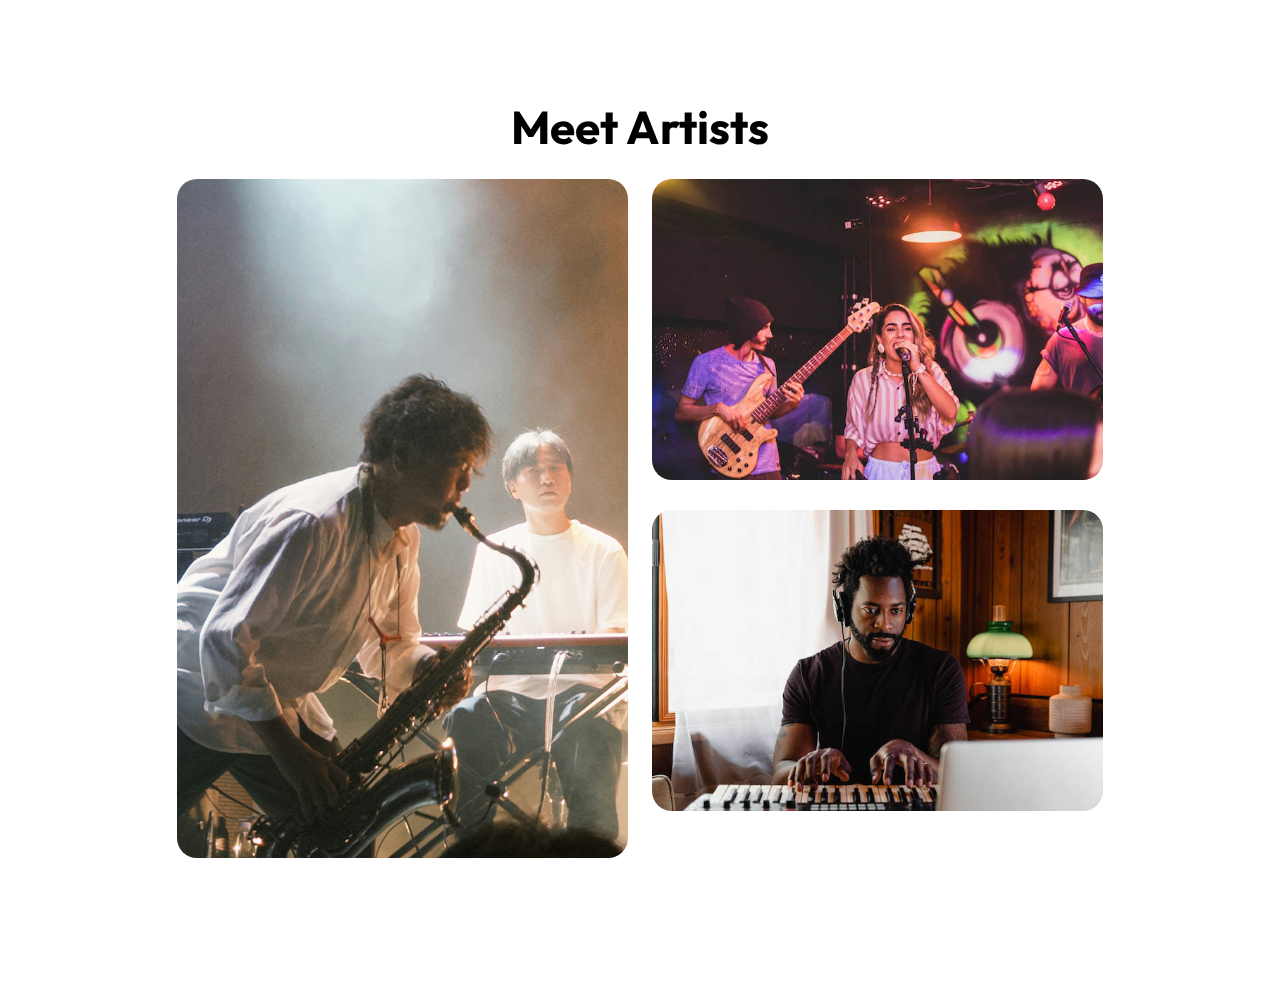
<file: templatemo_583_festava_live/artist.html>
<!DOCTYPE html>
<html lang="en">
<head>
    <meta charset="UTF-8">
    <meta name="viewport" content="width=device-width, initial-scale=1.0">
    
        <!-- CSS FILES -->        
        <link rel="preconnect" href="https://fonts.googleapis.com">
        
        <link rel="preconnect" href="https://fonts.gstatic.com" crossorigin>
        
        <link href="https://fonts.googleapis.com/css2?family=Outfit:wght@100;200;400;700&display=swap" rel="stylesheet">
                
        <link href="css/bootstrap.min.css" rel="stylesheet">

        <link href="css/bootstrap-icons.css" rel="stylesheet">

        <link href="css/templatemo-festava-live.css" rel="stylesheet">
    <title>Artists</title>
</head>
<body>
       <section class="artists-section section-padding" id="section_3">
                <div class="container">
                    <div class="row justify-content-center">

                        <div class="col-12 text-center">
                            <h2 class="mb-4">Meet Artists</h1>
                        </div>

                        <div class="col-lg-5 col-12">
                            <div class="artists-thumb">
                                <div class="artists-image-wrap">
                                    <img src="images/artists/joecalih-UmTZqmMvQcw-unsplash.jpg" class="artists-image img-fluid">
                                </div>

                                <div class="artists-hover">
                                    <p>
                                        <strong>Name:</strong>
                                        Madona
                                    </p>

                                    <p>
                                        <strong>Birthdate:</strong>
                                        August 16, 1958
                                    </p>

                                    <p>
                                        <strong>Music:</strong>
                                        Pop, R&amp;B
                                    </p>

                                    <hr>

                                    <p class="mb-0">
                                        <strong>Youtube Channel:</strong>
                                        <a href="#">Madona Official</a>
                                    </p>
                                </div>
                            </div>
                        </div>

                        <div class="col-lg-5 col-12">
                            <div class="artists-thumb">
                                <div class="artists-image-wrap">
                                    <img src="images/artists/abstral-official-bdlMO9z5yco-unsplash.jpg" class="artists-image img-fluid">
                                </div>

                                <div class="artists-hover">
                                    <p>
                                        <strong>Name:</strong>
                                        Rihana
                                    </p>

                                    <p>
                                        <strong>Birthdate:</strong>
                                        Feb 20, 1988
                                    </p>

                                    <p>
                                        <strong>Music:</strong>
                                        Country
                                    </p>

                                    <hr>

                                    <p class="mb-0">
                                        <strong>Youtube Channel:</strong>
                                        <a href="#">Rihana Official</a>
                                    </p>
                                </div>
                            </div>

                            <div class="artists-thumb">
                                <img src="images/artists/soundtrap-rAT6FJ6wltE-unsplash.jpg" class="artists-image img-fluid">

                                <div class="artists-hover">
                                    <p>
                                        <strong>Name:</strong>
                                        Bruno Bros
                                    </p>

                                    <p>
                                        <strong>Birthdate:</strong>
                                        October 8, 1985
                                    </p>

                                    <p>
                                        <strong>Music:</strong>
                                        Pop
                                    </p>

                                    <hr>

                                    <p class="mb-0">
                                        <strong>Youtube Channel:</strong>
                                        <a href="#">Bruno Official</a>
                                    </p>
                                </div>
                            </div>
                        </div>

                    </div>
                </div>
            </section>
</body>
</file>
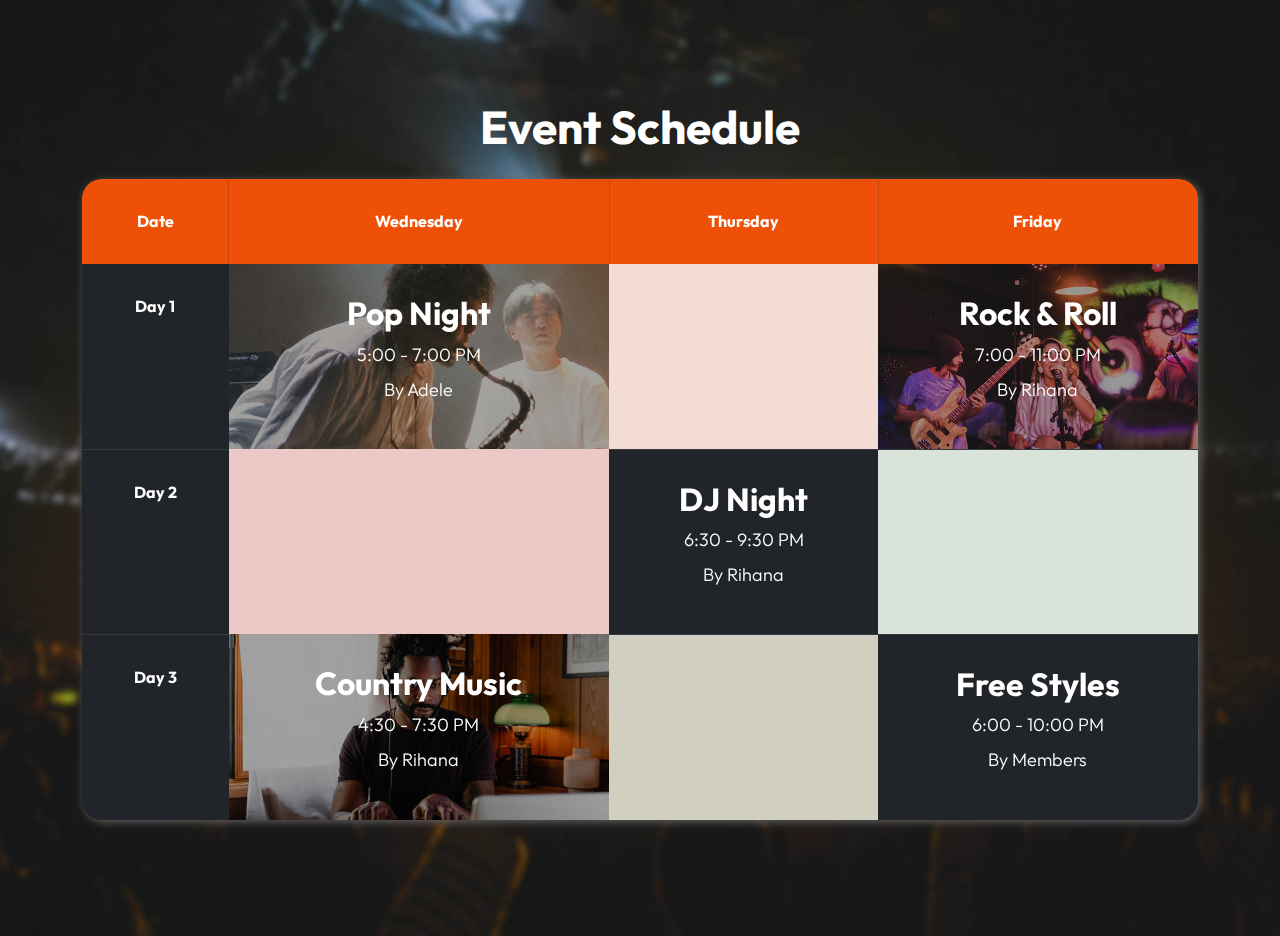
<file: templatemo_583_festava_live/schedule.html>
<!DOCTYPE html>
<html lang="en">
<head>
    <meta charset="UTF-8">
    <meta name="viewport" content="width=device-width, initial-scale=1.0">
    
        <!-- CSS FILES -->        
        <link rel="preconnect" href="https://fonts.googleapis.com">
        
        <link rel="preconnect" href="https://fonts.gstatic.com" crossorigin>
        
        <link href="https://fonts.googleapis.com/css2?family=Outfit:wght@100;200;400;700&display=swap" rel="stylesheet">
                
        <link href="css/bootstrap.min.css" rel="stylesheet">

        <link href="css/bootstrap-icons.css" rel="stylesheet">

        <link href="css/templatemo-festava-live.css" rel="stylesheet">
    <title>Schedule</title>
</head>
<body>
    
            <section class="schedule-section section-padding" id="section_4">
                <div class="container">
                    <div class="row">

                        <div class="col-12 text-center">
                            <h2 class="text-white mb-4">Event Schedule</h1>

                            <div class="table-responsive">
                                <table class="schedule-table table table-dark">
                                    <thead>
                                        <tr>
                                            <th scope="col">Date</th>

                                            <th scope="col">Wednesday</th>

                                            <th scope="col">Thursday</th>

                                            <th scope="col">Friday</th>

                                        </tr>
                                    </thead>

                                    <tbody>
                                        <tr>
                                            <th scope="row">Day 1</th>

                                            <td class="table-background-image-wrap pop-background-image">
                                                <h3>Pop Night</h3>

                                                <p class="mb-2">5:00 - 7:00 PM</p>

                                                <p>By Adele</p>

                                                <div class="section-overlay"></div>
                                            </td>

                                            <td style="background-color: #F3DCD4"></td>

                                            <td class="table-background-image-wrap rock-background-image">
                                                <h3>Rock & Roll</h3>

                                                <p class="mb-2">7:00 - 11:00 PM</p>

                                                <p>By Rihana</p>

                                                <div class="section-overlay"></div>
                                            </td>
                                        </tr>

                                        <tr>
                                            <th scope="row">Day 2</th>
                
                                            <td style="background-color: #ECC9C7"></td>

                                            <td>
                                                <h3>DJ Night</h3>

                                                <p class="mb-2">6:30 - 9:30 PM</p>

                                                <p>By Rihana</p>
                                            </td>

                                            <td style="background-color: #D9E3DA"></td>
                                        </tr>

                                        <tr>
                                            <th scope="row">Day 3</th>
                
                                            <td class="table-background-image-wrap country-background-image">
                                                <h3>Country Music</h3>

                                                <p class="mb-2">4:30 - 7:30 PM</p>

                                                <p>By Rihana</p>

                                                <div class="section-overlay"></div>
                                            </td>

                                            <td style="background-color: #D1CFC0"></td>

                                            <td>
                                                <h3>Free Styles</h3>

                                                <p class="mb-2">6:00 - 10:00 PM</p>

                                                <p>By Members</p>
                                            </td>
                                        </tr>
                                    </tbody>
                                </table>
                            </div>
                        </div>
                    </div>
                </div>
            </section>
</body>
</file>
<file: templatemo_583_festava_live/css/templatemo-festava-live.css>
/*

TemplateMo 583 Festava Live

https://templatemo.com/tm-583-festava-live

*/


/*---------------------------------------
  CUSTOM PROPERTIES ( VARIABLES )             
-----------------------------------------*/
:root {
  --white-color:                  #ffffff;
  --primary-color:                #F8CB2E;
  --secondary-color:              #EE5007;
  --section-bg-color:             #f0f8ff;
  --custom-btn-bg-color:          #EE5007;
  --custom-btn-bg-hover-color:    #c01f27;
  --dark-color:                   #000000;
  --p-color:                      #717275;
  --border-color:                 #7fffd4;
  --link-hover-color:             #B22727;

  --body-font-family:             'Outfit', sans-serif;

  --h1-font-size:                 74px;
  --h2-font-size:                 46px;
  --h3-font-size:                 32px;
  --h4-font-size:                 28px;
  --h5-font-size:                 24px;
  --h6-font-size:                 22px;
  --p-font-size:                  18px;
  --btn-font-size:                14px;
  --copyright-font-size:          16px;

  --border-radius-large:          100px;
  --border-radius-medium:         20px;
  --border-radius-small:          10px;

  --font-weight-light:            300;
  --font-weight-normal:           400;
  --font-weight-bold:             700;
}

body {
  background-color: var(--white-color);
  font-family: var(--body-font-family); 
}


/*---------------------------------------
  TYPOGRAPHY               
-----------------------------------------*/

h2,
h3,
h4,
h5,
h6 {
  color: var(--dark-color);
}

h1,
h2,
h3,
h4,
h5,
h6 {
  font-weight: var(--font-weight-bold);
}

h1 {
  font-size: var(--h1-font-size);
}

h2 {
  font-size: var(--h2-font-size);
}

h3 {
  font-size: var(--h3-font-size);
}

h4 {
  font-size: var(--h4-font-size);
}

h5 {
  font-size: var(--h5-font-size);
}

h6 {
  font-size: var(--h6-font-size);
}

p {
  color: var(--p-color);
  font-size: var(--p-font-size);
  font-weight: var(--font-weight-light);
}

ul li {
  color: var(--p-color);
  font-size: var(--p-font-size);
  font-weight: var(--font-weight-light);
}

a, 
button {
  touch-action: manipulation;
  transition: all 0.3s;
}

a {
  display: inline-block;
  color: var(--primary-color);
  text-decoration: none;
}

a:hover {
  color: var(--link-hover-color);
}

b,
strong {
  font-weight: var(--font-weight-bold);
}

.link-fx-1 {
  color: var(--white-color);
  position: relative;
  display: inline-flex;
  align-items: center;
  height: 32px;
  padding: 0 6px;
  text-decoration: none;
  -webkit-font-smoothing: antialiased;
  -moz-osx-font-smoothing: grayscale;
}

.link-fx-1:hover {
  color: var(--link-hover-color);
}

.link-fx-1:hover::before {
  transform: translateX(17px) scaleX(0);
  transition: transform .2s;
}

.link-fx-1:hover .icon circle {
  stroke-dashoffset: 200;
  transition: stroke-dashoffset .2s .1s;
}

.link-fx-1:hover .icon line {
  transform: rotate(-180deg);
}

.link-fx-1:hover .icon line:last-child {
  transform: rotate(180deg);
}

.link-fx-1::before {
  content: "";
  position: absolute;
  bottom: 0;
  left: 0;
  width: 100%;
  height: 1px;
  background-color: currentColor;
  transform-origin: right center;
  transition: transform .2s .1s;
}

.link-fx-1 .icon {
  position: absolute;
  right: 0;
  bottom: 0;
  transform: translateX(100%) rotate(90deg);
  font-size: 32px;
}

.icon {
  --size: 1em;
  height: var(--size);
  width: var(--size);
  display: inline-block;
  color: inherit;
  fill: currentColor;
  line-height: 1;
  flex-shrink: 0;
  max-width: initial;
}

.link-fx-1 .icon circle {
  stroke-dasharray: 100;
  stroke-dashoffset: 100;
  transition: stroke-dashoffset .2s;
}

.link-fx-1 .icon line {
  transition: transform .4s;
  transform-origin: 13px 15px;
}

.link-fx-1 .icon line:last-child {
  transform-origin: 19px 15px;
}


/*---------------------------------------
  SECTION               
-----------------------------------------*/
.section-padding {
  padding-top: 100px;
  padding-bottom: 100px;
}

.section-bg {
  background-color: var(--section-bg-color);
}

.section-overlay {
  background-color: var(--dark-color);
  position: absolute;
  top: 0;
  left: 0;
  pointer-events: none;
  width: 100%;
  height: 100%;
  opacity: 0.35;
}

.section-overlay + .container {
  position: relative;
}

.tab-content {
  background-color: var(--white-color);
  border-radius: var(--border-radius-medium);
  padding: 45px;
}

.nav-tabs {
  background-color: var(--section-bg-color);
  border-radius: var(--border-radius-large);
  border-bottom: 0;
  padding: 15px;
}

.nav-tabs .nav-link {
  border-radius: var(--border-radius-large);
  border: 0;
  padding: 15px 25px;
  transition: all 0.3s;
}

.nav-tabs .nav-link:first-child {
  margin-right: 15px;
}

.nav-tabs .nav-item.show .nav-link, 
.nav-tabs .nav-link.active,
.nav-tabs .nav-link:focus, 
.nav-tabs .nav-link:hover {
  background: var(--white-color);
  box-shadow: 0 1rem 3rem rgba(0,0,0,.175);
  color: var(--primary-color);
}

.nav-tabs h5 {
  color: var(--p-color); 
  margin-bottom: 0;
}

.nav-tabs .nav-link.active h5,
.nav-tabs .nav-link:focus h5, 
.nav-tabs .nav-link:hover h5 {
  color: var(--primary-color);
}


/*---------------------------------------
  CUSTOM ICON COLOR               
-----------------------------------------*/
.custom-icon {
  color: var(--secondary-color);
}


/*---------------------------------------
  CUSTOM BUTTON               
-----------------------------------------*/
.custom-btn {
  background: var(--custom-btn-bg-color);
  border: 2px solid transparent;
  border-radius: var(--border-radius-large);
  color: var(--white-color);
  font-size: var(--btn-font-size);
  font-weight: var(--font-weight-bold);
  line-height: normal;
  transition: all 0.3s;
  padding: 10px 20px;
}

.custom-btn:hover {
  background: var(--custom-btn-bg-hover-color);
  color: var(--white-color);
}

.custom-border-btn {
  background: transparent;
  border: 2px solid var(--custom-btn-bg-color);
  color: var(--custom-btn-bg-color);
}

.navbar-expand-lg .navbar-nav .nav-link.custom-btn:hover,
.custom-border-btn:hover {
  background: var(--custom-btn-bg-hover-color);
  border-color: transparent;
  color: var(--white-color);
}

.custom-btn-bg-white {
  border-color: var(--white-color);
  color: var(--white-color);
}


/*---------------------------------------
  VIDEO              
-----------------------------------------*/
.video-wrap {
  z-index: -100;
}

.custom-video {
  position: absolute;
  top: 0;
  left: 0;
  object-fit: cover;
  width: 100%;
  height: 100%;
}


/*---------------------------------------
  SITE HEADER              
-----------------------------------------*/
.site-header {
  background-color: var(--primary-color);
  padding-top: 12px;
  padding-bottom: 12px;
}


/*---------------------------------------
  NAVIGATION              
-----------------------------------------*/
.sticky-wrapper {
  position: absolute;
  top: 0;
  right: 0;
  left: 0;
  margin-top: 51px;
}

.sticky-wrapper.is-sticky .navbar {
  background-color: var(--dark-color);
}

.navbar {
  background: transparent;
  z-index: 9;
}

.navbar-brand,
.navbar-brand:hover {
  color: var(--white-color);
  font-size: var(--h5-font-size);
  font-weight: var(--font-weight-bold);
}

.navbar-expand-lg .navbar-nav .nav-link {
  border-radius: var(--border-radius-large);
  margin: 10px;
  padding: 10px 20px;
}

.navbar-nav .nav-link {
  display: inline-block;
  color: var(--white-color);
  font-size: var(--p-font-size);
  font-weight: var(--font-weight-normal);
  position: relative;
  padding-top: 15px;
  padding-bottom: 15px;
}

.navbar-nav .nav-link.active, 
.navbar-nav .nav-link:hover {
  color: var(--secondary-color);
}

.navbar-toggler {
  border: 0;
  padding: 0;
  cursor: pointer;
  margin: 0;
  width: 30px;
  height: 35px;
  outline: none;
}

.navbar-toggler:focus {
  outline: none;
  box-shadow: none;
}

.navbar-toggler[aria-expanded="true"] .navbar-toggler-icon {
  background: transparent;
}

.navbar-toggler[aria-expanded="true"] .navbar-toggler-icon:before,
.navbar-toggler[aria-expanded="true"] .navbar-toggler-icon:after {
  transition: top 300ms 50ms ease, -webkit-transform 300ms 350ms ease;
  transition: top 300ms 50ms ease, transform 300ms 350ms ease;
  transition: top 300ms 50ms ease, transform 300ms 350ms ease, -webkit-transform 300ms 350ms ease;
  top: 0;
}

.navbar-toggler[aria-expanded="true"] .navbar-toggler-icon:before {
  transform: rotate(45deg);
}

.navbar-toggler[aria-expanded="true"] .navbar-toggler-icon:after {
  transform: rotate(-45deg);
}

.navbar-toggler .navbar-toggler-icon {
  background: var(--white-color);
  transition: background 10ms 300ms ease;
  display: block;
  width: 30px;
  height: 2px;
  position: relative;
}

.navbar-toggler .navbar-toggler-icon:before,
.navbar-toggler .navbar-toggler-icon:after {
  transition: top 300ms 350ms ease, -webkit-transform 300ms 50ms ease;
  transition: top 300ms 350ms ease, transform 300ms 50ms ease;
  transition: top 300ms 350ms ease, transform 300ms 50ms ease, -webkit-transform 300ms 50ms ease;
  position: absolute;
  right: 0;
  left: 0;
  background: var(--white-color);
  width: 30px;
  height: 2px;
  content: '';
}

.navbar-toggler .navbar-toggler-icon::before {
  top: -8px;
}

.navbar-toggler .navbar-toggler-icon::after {
  top: 8px;
}


/*---------------------------------------
  HERO        
-----------------------------------------*/
.hero-section {
  position: relative;
  overflow: hidden;
  padding-top: 100px;
  height: calc(100vh - 51px);
}

.hero-section small {
  color: var(--white-color);
  text-transform: uppercase;
}

.hero-section .section-overlay {
  z-index: 2;
  opacity: 0.45;
}

.hero-section .container {
  position: relative;
  z-index: 2;
  height: 100%;
  padding-bottom: 50px;
}

.hero-section .container .row {
  height: 100%;
}


/*---------------------------------------
  ABOUT              
-----------------------------------------*/
.about-section {
  background-image: url('../images/edward-unsplash-blur.jpg');
  background-color: #704010;
  background-repeat: no-repeat;
  background-size: cover;
  position: relative;
}

.about-image {
  border-radius: var(--border-radius-medium);
  display: block;
}

.about-text-wrap {
  position: relative;
}

.about-text-icon {
  background: var(--primary-color);
  border-radius: 100%;
  font-size: var(--h3-font-size);
  width: 70px;
  height: 70px;
  line-height: 70px;
  text-align: center;
}

.about-text-info {
  backdrop-filter: blur(5px) saturate(180%);
  -webkit-backdrop-filter: blur(5px) saturate(180%);
  background-color: rgba(255, 255, 255, 0.75);
  border-radius: var(--border-radius-medium);
  border: 1px solid rgba(209, 213, 219, 0.3);
  position: absolute;
  bottom: 0;
  right: 0;
  left: 0;
  margin: 20px;
  padding: 35px;
}


/*---------------------------------------
  TICKET               
-----------------------------------------*/
.ticket-section {
  background-image: url('../images/nicholas-green-unsplash-blur.jpg');
  background-repeat: no-repeat;
  background-size: cover;
  position: relative;
  padding-top: 130px;
}

.ticket-form {
  background: var(--white-color);
  border-radius: var(--border-radius-medium);
  padding: 50px;
}

.ticket-form .form-check {
  position: relative;
  min-height: 52px;
  padding-left: 35px;
}

.ticket-form .form-check .form-check-label {
  display: block;
  position: absolute;
  top: 50%;
  left: 50%;
  transform: translate(-50%, -50%);
  margin-top: 12px;
  margin-left: 35px;
  width: 100%;
  height: 100%;
}


/*---------------------------------------
  ARTISTS              
-----------------------------------------*/
.artists-thumb {
  position: relative;
  overflow: hidden;
  margin-bottom: 30px;
}

.artists-image {
  border-radius: var(--border-radius-medium);
  display: block;
  width: 100%;
}

.artists-thumb:hover .artists-hover {
  transform: translateY(0);
  opacity: 1;
}

.artists-hover {
  background-color: var(--primary-color);
  background-color: rgba(248, 203, 46, 0.75);
  border-radius: var(--border-radius-medium);
  backdrop-filter: blur(5px) saturate(180%);
  -webkit-backdrop-filter: blur(5px) saturate(180%);
  margin: 20px;
  padding: 35px;
  transition: all 0.5s ease;
  transform: translateY(100%);
  position: absolute;
  bottom: 0;
  right: 0;
  left: 0;
  opacity: 0;
}

.artists-hover p strong {
  color: var(--white-color);
  display: inline-block;
  min-width: 180px;
  margin-right: 20px;
}

.artists-hover p a {
  color: var(--secondary-color);
}

.artists-hover p a:hover {
  color: var(--white-color);
}

.artists-hover hr {
  margin: 1.5rem 0;
}


/*---------------------------------------
  SCHEDULE              
-----------------------------------------*/
.schedule-section {
  background-image: url('../images/nainoa-shizuru-unsplash-blur.jpg');
  background-color: #242424;
  background-repeat: no-repeat;
  background-position: center;
  background-size: cover;
}
.table-responsive {
	filter: drop-shadow(2px 2px 4px #606060);
}

.schedule-table {
  border-radius: var(--border-radius-medium);
  position: relative;
  overflow: hidden;
}

.schedule-table .bg-warning {
  background: #f0a5a5 !important;
}

.schedule-table thead th {
  background-color: var(--secondary-color);
}

.schedule-table th,
.schedule-table tr,
.schedule-table td {
  border-bottom-color: #363a3e;
  padding: 30px;
}

.schedule-table tr:last-child th,
.schedule-table tr:last-child td {
  border-bottom-color: transparent;
}

.schedule-table thead th {
  border-right: 1px solid #c7460a;
  border-bottom-color: transparent;
}

.schedule-table th + td {
  border-bottom: 0;
}

.schedule-table thead th:last-child {
  border-right-color: transparent;
}

.schedule-table .pop-background-image {
  background-image: url('../images/artists/joecalih-UmTZqmMvQcw-unsplash.jpg');
}

.schedule-table .rock-background-image {
  background-image: url('../images/artists/abstral-official-bdlMO9z5yco-unsplash.jpg');
}

.schedule-table .country-background-image {
  background-image: url('../images/artists/soundtrap-rAT6FJ6wltE-unsplash.jpg');
}

.table-background-image-wrap {
  background-repeat: no-repeat;
  background-position: center;
  background-size: cover;
  box-shadow: none;
  position: relative;
}

.schedule-table h3,
.schedule-table p {
  color: var(--white-color);
  position: relative;
  z-index: 2;
}


/*---------------------------------------
  PRICING              
-----------------------------------------*/
.pricing-thumb {
  border: 5px dotted var(--dark-color);
  border-radius: var(--border-radius-medium);
  position: relative;
  padding: 50px;
}

.pricing-thumb h3 small {
  display: inline-block;
  font-size: var(--p-font-size);
  margin-right: 15px;
}

.pricing-list {
  column-count: 2;
  padding-left: 20px;
}

.pricing-list-item {
  line-height: normal;
  margin-right: 10px;
  margin-bottom: 10px;
}

.pricing-tag {
  background-color: var(--secondary-color);
  border-radius: var(--border-radius-large);
  color: var(--white-color);
  font-weight: var(--font-weight-bold);
  text-align: center;
  display: flex;
  flex-direction: column;
  justify-content: center;
  align-items: center;
  width: 120px;
  height: 120px;
  position: absolute;
  top: 0;
  right: 0;
  margin: 20px;
}

.pricing-tag span {
  font-size: 180%;
  line-height: normal;
}

.pricing-thumb .link-fx-1 {
  color: var(--primary-color);
}

.pricing-thumb .link-fx-1:hover {
  color: var(--link-hover-color);
}


 


/*---------------------------------------
  CUSTOM FORM               
-----------------------------------------*/
.custom-form .form-control {
  color: var(--p-color);
  margin-bottom: 24px;
  padding-top: 13px;
  padding-bottom: 13px;
  outline: none;
}

.custom-form button[type="submit"] {
  background: var(--custom-btn-bg-color);
  border: none;
  border-radius: var(--border-radius-large);
  color: var(--white-color);
  font-size: var(--p-font-size);
  font-weight: var(--font-weight-medium);
  transition: all 0.3s;
  margin-bottom: 0;
}

.custom-form button[type="submit"]:hover,
.custom-form button[type="submit"]:focus {
  background: var(--custom-btn-bg-hover-color);
  border-color: transparent;
}


/*---------------------------------------
  SITE FOOTER              
-----------------------------------------*/
.site-footer {
  background-color: var(--dark-color);
  position: relative;
  overflow: hidden;
  padding-bottom: 30px;
}

.site-footer-top {
  background-color: var(--secondary-color);
  background-image: url('../images/nainoa-shizuru-NcdG9mK3PBY-unsplash.jpg');
  background-repeat: no-repeat;
  margin-bottom: 70px;
  padding-top: 30px;
  padding-bottom: 30px;
}

.site-footer-bottom {
  border-top: 1px solid #1f1c1c;
  margin-top: 60px;
}

.site-footer-title {
  color: var(--primary-color); 
}

.site-footer-link,
.copyright-text {
  color: var(--white-color);
}

.site-footer-links {
  padding-left: 0;
}

.site-footer-link-item {
  list-style: none;
  display: inline-block;
  margin-right: 15px;
}

.copyright-text {
  font-size: var(--copyright-font-size);
}


/*---------------------------------------
  SOCIAL ICON               
-----------------------------------------*/
.social-icon {
  margin: 0;
  padding: 0;
}

.social-icon-item {
  list-style: none;
  display: inline-block;
  vertical-align: top;
}

.social-icon-link {
  background: var(--secondary-color);
  border-radius: var(--border-radius-large);
  color: var(--white-color);
  font-size: var(--copyright-font-size);
  display: block;
  margin-right: 10px;
  text-align: center;
  width: 35px;
  height: 35px;
  line-height: 36px;
  transition: background 0.2s, color 0.2s;
}

.social-icon-link:hover {
  background: var(--primary-color);
  color: var(--white-color);
}

.social-icon-link span {
  display: block;
}

.social-icon-link span:hover::before{
  animation: spinAround 2s linear infinite;
}

@keyframes spinAround {
  from {
    transform: rotate(0deg)
  }
  to {
    transform: rotate(360deg);
  }
}


/*---------------------------------------
  RESPONSIVE STYLES               
-----------------------------------------*/
@media screen and (max-width: 991px) {
  h1 {
    font-size: 62px;
  }

  h2 {
    font-size: 36px;
  }

  h3 {
    font-size: 32px;
  }

  h4 {
    font-size: 28px;
  }

  h5 {
    font-size: 20px;
  }

  h6 {
    font-size: 18px;
  }

  .section-padding {
    padding-top: 50px;
    padding-bottom: 50px;
  }
  
  .navbar {
    background-color: var(--dark-color);
  }

  .navbar-expand-lg .navbar-nav {
    padding-bottom: 30px;
  }

  .navbar-expand-lg .navbar-nav .nav-link {
    padding: 0;
  }

  .hero-section {
    padding-top: 150px;
  }

  .pricing-thumb {
    padding: 35px;
  }

  .schedule-table h3 {
    font-size: 22px;
  }

  .schedule-table th {
    padding: 20px;
  }

  .schedule-table tr, 
  .schedule-table td {
    padding: 25px;
  }

  .ticket-section {
    padding-top: 130px;
  }

  .ticket-form {
    padding: 30px;
  }
}

@media screen and (max-width: 767px) {
  .custom-btn {
    font-size: 14px;
    padding: 10px 20px;
  }
}

@media screen and (max-width: 480px) {
  h1 {
    font-size: 52px;
  }

  h2 {
    font-size: 28px;
  }

  h3 {
    font-size: 26px;
  }

  h4 {
    font-size: 22px;
  }

  h5 {
    font-size: 20px;
  }
}
</file>
